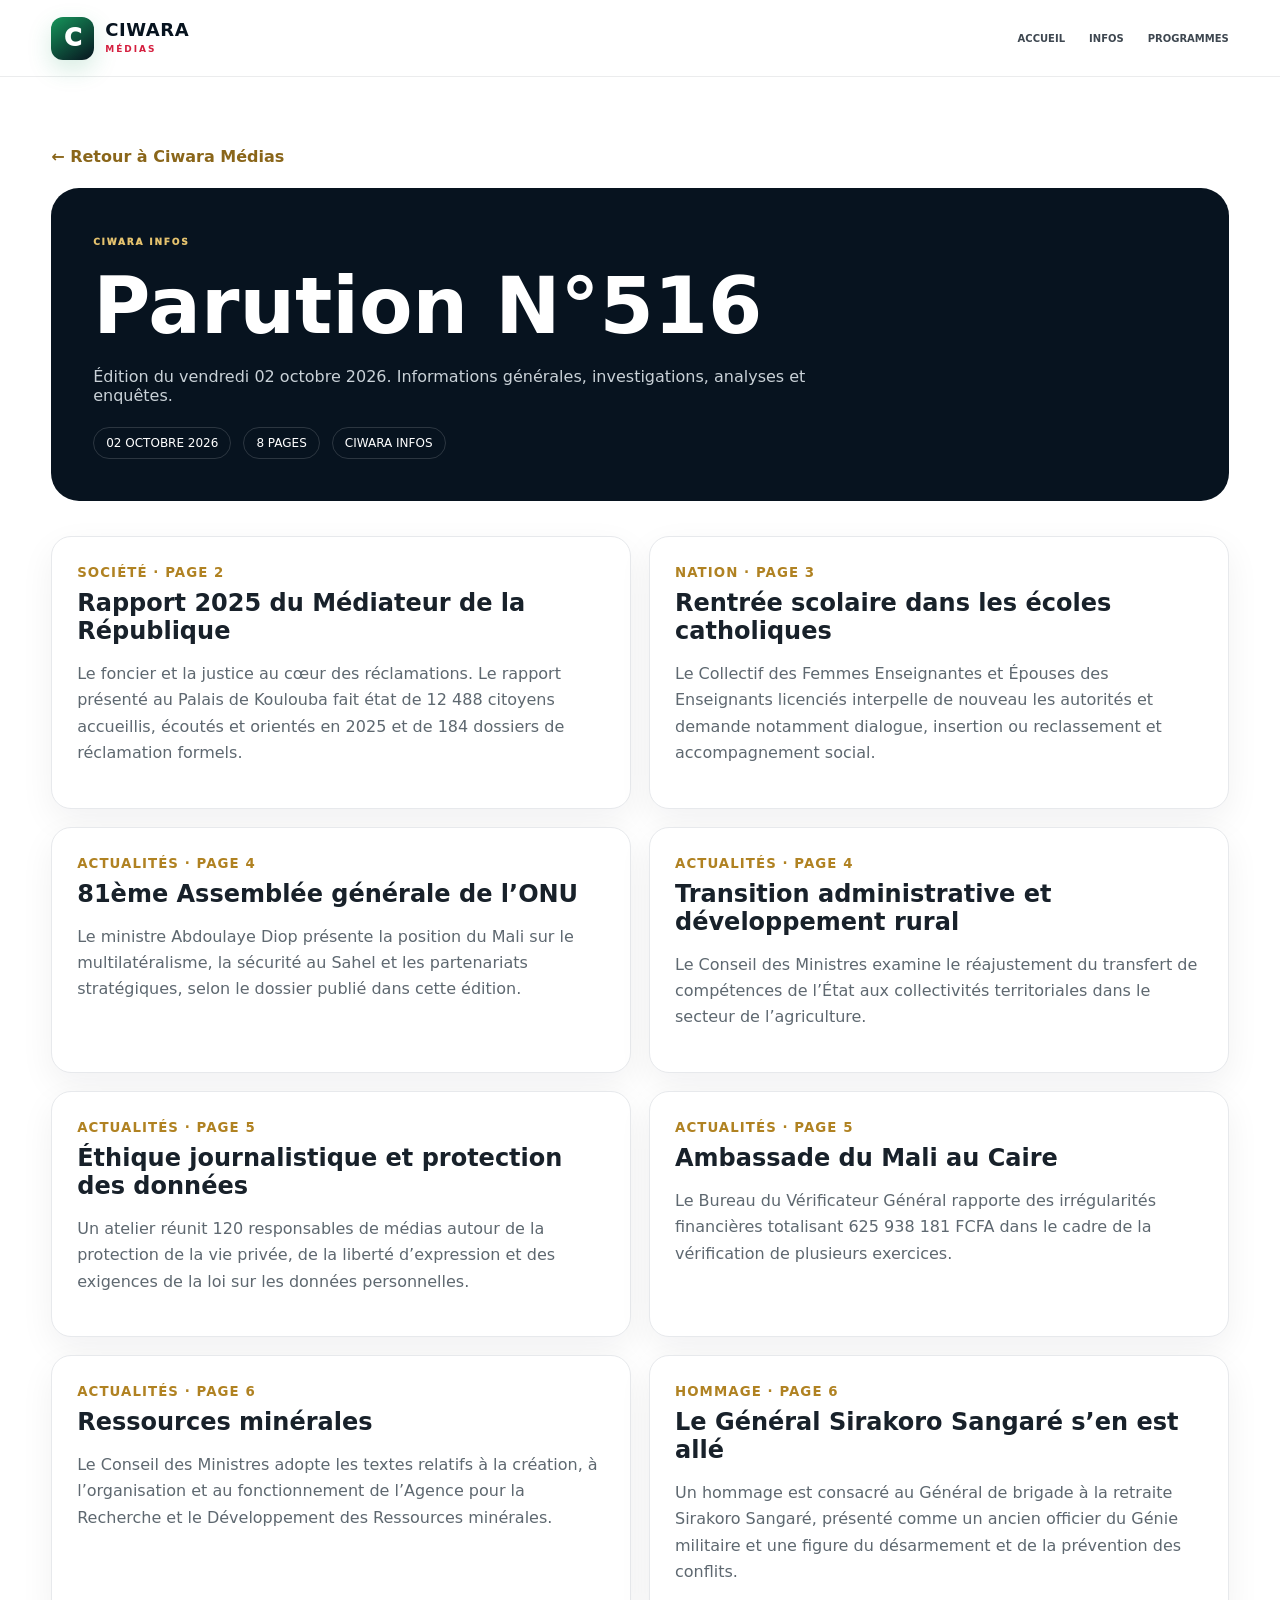
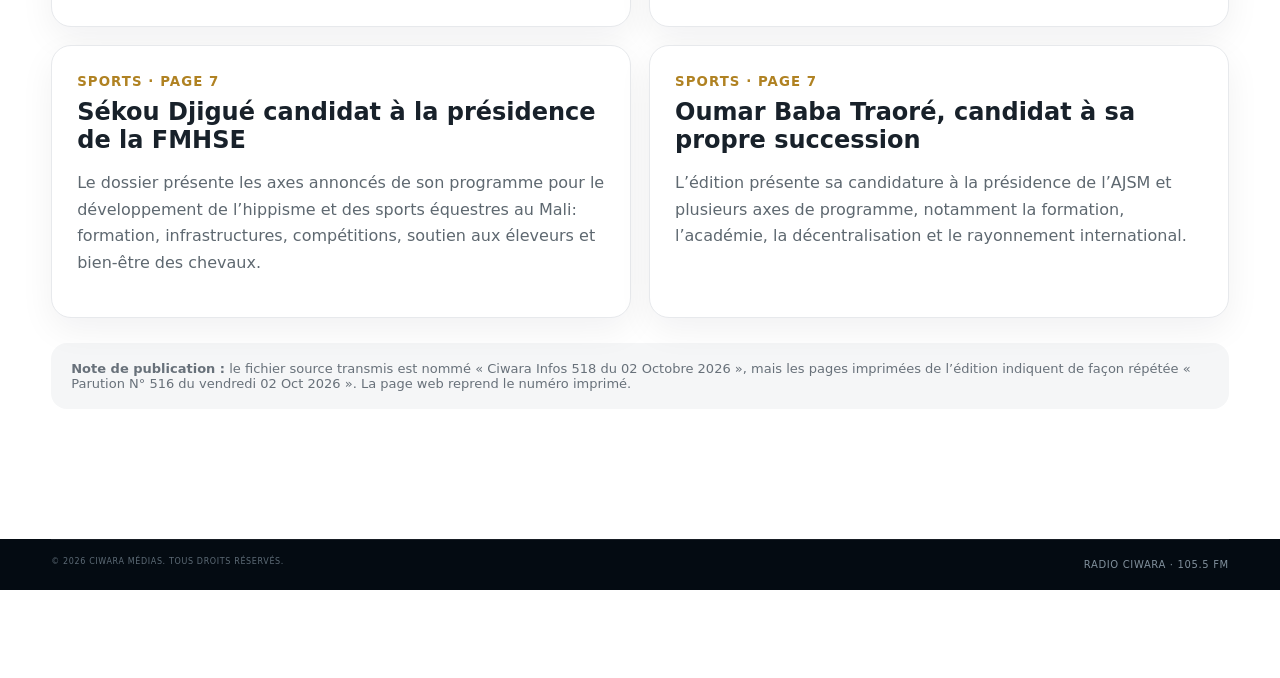
<file: journal.html>
<!doctype html>
<html lang="fr">
<head>
<meta charset="utf-8">
<meta name="viewport" content="width=device-width,initial-scale=1">
<title>Ciwara Infos — N°516 — 02 octobre 2026</title>
<meta name="description" content="Ciwara Infos, parution N°516 du vendredi 02 octobre 2026.">
<link rel="stylesheet" href="css/style.css">
<style>
.journal-page{padding:70px 0 130px}.journal-hero{background:#07131f;color:#fff;border-radius:28px;padding:42px;margin-bottom:35px}.journal-hero .kicker{color:#e4c26e}.journal-hero h1{font-size:clamp(42px,7vw,78px);margin:12px 0}.journal-hero p{color:#c9d1d7;max-width:760px}.issue-meta{display:flex;gap:12px;flex-wrap:wrap;margin-top:22px}.issue-meta span{border:1px solid rgba(255,255,255,.15);padding:8px 12px;border-radius:999px;font-size:12px}.journal-grid{display:grid;grid-template-columns:repeat(2,minmax(0,1fr));gap:18px}.journal-card{background:#fff;border:1px solid #e7e9ec;border-radius:20px;padding:25px;box-shadow:0 12px 35px rgba(7,19,31,.06)}.journal-card small{color:#b08222;font-weight:800;letter-spacing:.08em}.journal-card h2{font-size:24px;margin:8px 0 12px;color:#18212a}.journal-card p{color:#5e6870;line-height:1.65}.journal-card a{display:inline-block;margin-top:12px;color:#8a661a;font-weight:800;text-decoration:none}.journal-note{margin-top:25px;padding:18px 20px;background:#f5f6f7;border-radius:16px;color:#68717a;font-size:13px}.back{display:inline-block;margin-bottom:22px;color:#8a661a;font-weight:800;text-decoration:none}@media(max-width:760px){.journal-grid{grid-template-columns:1fr}.journal-page{padding-top:40px}.journal-hero{padding:28px}}
</style>
</head>
<body>
<header class="site-header"><div class="container nav-wrap"><a class="brand" href="index.html"><span class="brand-mark">C</span><span><b>CIWARA</b><em>MÉDIAS</em></span></a><nav><a href="index.html">Accueil</a><a href="index.html#infos">Infos</a><a href="index.html#programmes">Programmes</a></nav></div></header>
<main class="journal-page"><div class="container">
<a class="back" href="index.html">← Retour à Ciwara Médias</a>
<section class="journal-hero"><span class="kicker">CIWARA INFOS</span><h1>Parution N°516</h1><p>Édition du vendredi 02 octobre 2026. Informations générales, investigations, analyses et enquêtes.</p><div class="issue-meta"><span>02 OCTOBRE 2026</span><span>8 PAGES</span><span>CIWARA INFOS</span></div></section>
<section class="journal-grid">
<article class="journal-card"><small>SOCIÉTÉ · PAGE 2</small><h2>Rapport 2025 du Médiateur de la République</h2><p>Le foncier et la justice au cœur des réclamations. Le rapport présenté au Palais de Koulouba fait état de 12 488 citoyens accueillis, écoutés et orientés en 2025 et de 184 dossiers de réclamation formels.</p></article>
<article class="journal-card"><small>NATION · PAGE 3</small><h2>Rentrée scolaire dans les écoles catholiques</h2><p>Le Collectif des Femmes Enseignantes et Épouses des Enseignants licenciés interpelle de nouveau les autorités et demande notamment dialogue, insertion ou reclassement et accompagnement social.</p></article>
<article class="journal-card"><small>ACTUALITÉS · PAGE 4</small><h2>81ème Assemblée générale de l’ONU</h2><p>Le ministre Abdoulaye Diop présente la position du Mali sur le multilatéralisme, la sécurité au Sahel et les partenariats stratégiques, selon le dossier publié dans cette édition.</p></article>
<article class="journal-card"><small>ACTUALITÉS · PAGE 4</small><h2>Transition administrative et développement rural</h2><p>Le Conseil des Ministres examine le réajustement du transfert de compétences de l’État aux collectivités territoriales dans le secteur de l’agriculture.</p></article>
<article class="journal-card"><small>ACTUALITÉS · PAGE 5</small><h2>Éthique journalistique et protection des données</h2><p>Un atelier réunit 120 responsables de médias autour de la protection de la vie privée, de la liberté d’expression et des exigences de la loi sur les données personnelles.</p></article>
<article class="journal-card"><small>ACTUALITÉS · PAGE 5</small><h2>Ambassade du Mali au Caire</h2><p>Le Bureau du Vérificateur Général rapporte des irrégularités financières totalisant 625 938 181 FCFA dans le cadre de la vérification de plusieurs exercices.</p></article>
<article class="journal-card"><small>ACTUALITÉS · PAGE 6</small><h2>Ressources minérales</h2><p>Le Conseil des Ministres adopte les textes relatifs à la création, à l’organisation et au fonctionnement de l’Agence pour la Recherche et le Développement des Ressources minérales.</p></article>
<article class="journal-card"><small>HOMMAGE · PAGE 6</small><h2>Le Général Sirakoro Sangaré s’en est allé</h2><p>Un hommage est consacré au Général de brigade à la retraite Sirakoro Sangaré, présenté comme un ancien officier du Génie militaire et une figure du désarmement et de la prévention des conflits.</p></article>
<article class="journal-card"><small>SPORTS · PAGE 7</small><h2>Sékou Djigué candidat à la présidence de la FMHSE</h2><p>Le dossier présente les axes annoncés de son programme pour le développement de l’hippisme et des sports équestres au Mali: formation, infrastructures, compétitions, soutien aux éleveurs et bien-être des chevaux.</p></article>
<article class="journal-card"><small>SPORTS · PAGE 7</small><h2>Oumar Baba Traoré, candidat à sa propre succession</h2><p>L’édition présente sa candidature à la présidence de l’AJSM et plusieurs axes de programme, notamment la formation, l’académie, la décentralisation et le rayonnement international.</p></article>
</section>
<div class="journal-note"><strong>Note de publication :</strong> le fichier source transmis est nommé « Ciwara Infos 518 du 02 Octobre 2026 », mais les pages imprimées de l’édition indiquent de façon répétée « Parution N° 516 du vendredi 02 Oct 2026 ». La page web reprend le numéro imprimé.</div>
</div></main>
<footer class="footer"><div class="container footer-bottom"><span>© <span id="year"></span> CIWARA MÉDIAS. Tous droits réservés.</span><a href="index.html">Radio Ciwara · 105.5 FM</a></div></footer>
<script>document.getElementById("year").textContent=new Date().getFullYear();</script>
</body>
</html>
</file>
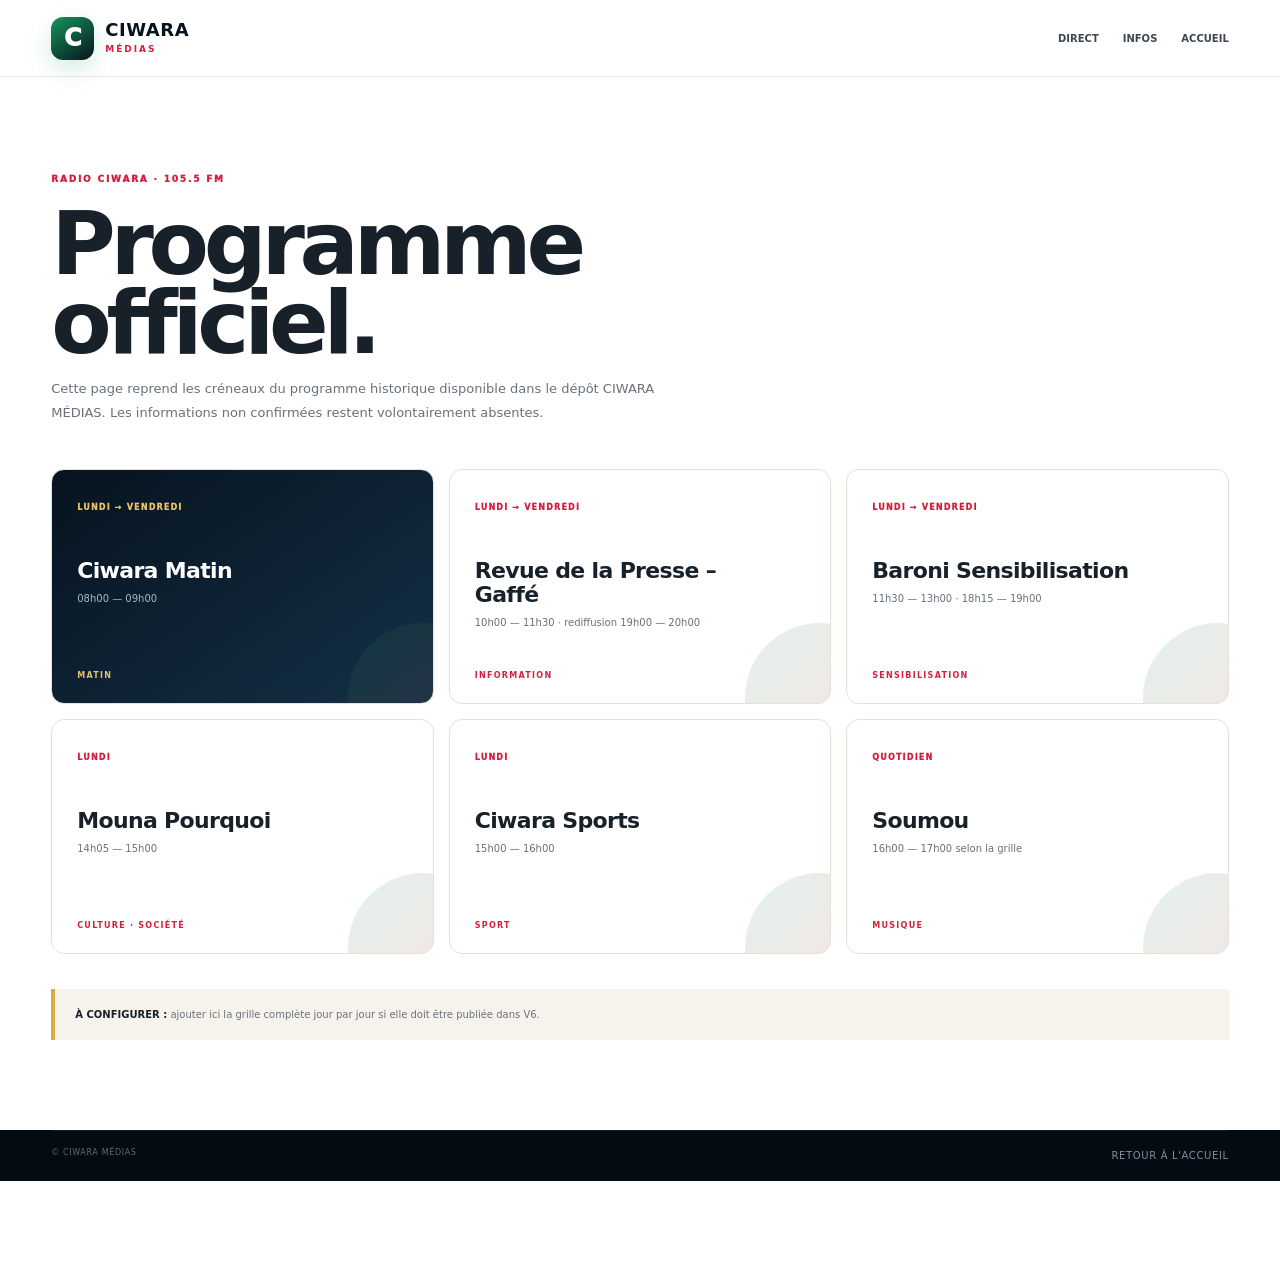
<file: programme.html>
<!doctype html><html lang="fr"><head><meta charset="utf-8"><meta name="viewport" content="width=device-width,initial-scale=1"><meta name="description" content="Grille des programmes de Radio Ciwara 105.5 FM."><meta name="theme-color" content="#07131f"><title>Programmes | CIWARA MÉDIAS</title><link rel="icon" href="assets/icons/favicon.svg" type="image/svg+xml"><link rel="stylesheet" href="css/style.css"></head><body><header class="site-header"><div class="container nav-wrap"><a class="brand" href="index.html"><span class="brand-mark">C</span><span><b>CIWARA</b><em>MÉDIAS</em></span></a><nav style="display:flex;margin-left:auto"><a href="index.html#direct">Direct</a><a href="index.html#infos">Infos</a><a href="index.html#programmes">Accueil</a></nav></div></header><main><section class="section"><div class="container"><span class="kicker">RADIO CIWARA · 105.5 FM</span><h1 style="font-size:clamp(45px,7vw,88px);letter-spacing:-.06em;line-height:.9;margin:18px 0 15px">Programme<br>officiel.</h1><p style="max-width:650px;color:var(--muted);font-size:13px;line-height:1.8">Cette page reprend les créneaux du programme historique disponible dans le dépôt CIWARA MÉDIAS. Les informations non confirmées restent volontairement absentes.</p><div class="program-grid" style="margin-top:45px"><article class="program-card featured"><span>LUNDI → VENDREDI</span><h3>Ciwara Matin</h3><p>08h00 — 09h00</p><b>MATIN</b></article><article class="program-card"><span>LUNDI → VENDREDI</span><h3>Revue de la Presse – Gaffé</h3><p>10h00 — 11h30 · rediffusion 19h00 — 20h00</p><b>INFORMATION</b></article><article class="program-card"><span>LUNDI → VENDREDI</span><h3>Baroni Sensibilisation</h3><p>11h30 — 13h00 · 18h15 — 19h00</p><b>SENSIBILISATION</b></article><article class="program-card"><span>LUNDI</span><h3>Mouna Pourquoi</h3><p>14h05 — 15h00</p><b>CULTURE · SOCIÉTÉ</b></article><article class="program-card"><span>LUNDI</span><h3>Ciwara Sports</h3><p>15h00 — 16h00</p><b>SPORT</b></article><article class="program-card"><span>QUOTIDIEN</span><h3>Soumou</h3><p>16h00 — 17h00 selon la grille</p><b>MUSIQUE</b></article></div><div style="margin-top:35px;padding:20px;border-left:4px solid var(--gold);background:var(--cream);font-size:10px;color:var(--muted)"><b style="color:var(--text)">À CONFIGURER :</b> ajouter ici la grille complète jour par jour si elle doit être publiée dans V6.</div></div></section></main><footer class="footer"><div class="container footer-bottom"><span>© CIWARA MÉDIAS</span><a href="index.html">Retour à l'accueil</a></div></footer><script src="js/app.js" defer></script></body></html>
</file>
<file: css/style.css>
:root{--navy:#07131f;--navy2:#0d2131;--red:#d51f3f;--green:#16965b;--gold:#d9aa45;--cream:#f6f3ed;--white:#fff;--text:#18212a;--muted:#68717a;--line:#e6e1d8;--max:1200px;--shadow:0 24px 70px rgba(7,19,31,.12)}*{box-sizing:border-box}html{scroll-behavior:smooth}body{margin:0;font-family:Inter,ui-sans-serif,system-ui,-apple-system,Segoe UI,sans-serif;color:var(--text);background:var(--white);padding-bottom:88px;-webkit-font-smoothing:antialiased}a,button,input{font:inherit}.container{width:min(var(--max),92%);margin:auto}.skip{position:fixed;left:10px;top:-60px;background:#fff;color:#000;padding:10px;z-index:100}.skip:focus{top:10px}.topline{height:30px;background:#040b12;color:#aeb9c4;font-size:9px;letter-spacing:.16em;text-transform:uppercase}.topline .container{height:100%;display:flex;justify-content:space-between;align-items:center}.site-header{position:sticky;top:0;z-index:50;background:rgba(255,255,255,.92);backdrop-filter:blur(18px);border-bottom:1px solid rgba(7,19,31,.08)}.nav-wrap{min-height:76px;display:flex;align-items:center;gap:28px}.brand{display:flex;align-items:center;gap:11px;text-decoration:none;color:var(--navy);min-width:205px}.brand-mark{width:43px;height:43px;border-radius:12px;display:grid;place-items:center;background:linear-gradient(145deg,var(--green),var(--navy));color:#fff;font-weight:950;font-size:24px;box-shadow:0 9px 24px rgba(22,150,91,.18)}.brand b{display:block;font-size:18px;letter-spacing:.03em;line-height:.9}.brand em{display:block;color:var(--red);font-style:normal;font-size:9px;letter-spacing:.22em;font-weight:900;margin-top:6px}.site-header nav{display:flex;gap:24px;margin-left:auto}.site-header nav a{color:#3e4750;text-decoration:none;text-transform:uppercase;font-size:10px;font-weight:850;position:relative;padding:9px 0}.site-header nav a:after{content:"";position:absolute;left:0;right:100%;bottom:2px;height:2px;background:var(--red);transition:.25s}.site-header nav a:hover:after{right:0}.header-live,.btn-primary{border:0;background:var(--red);color:#fff;border-radius:7px;padding:13px 17px;font-size:9px;font-weight:950;letter-spacing:.05em;cursor:pointer;box-shadow:0 12px 26px rgba(213,31,63,.22);transition:.2s}.header-live:hover,.btn-primary:hover{transform:translateY(-2px);box-shadow:0 16px 30px rgba(213,31,63,.3)}.header-live span,.live-pill i,.now-label i{display:inline-block;width:7px;height:7px;border-radius:50%;background:#fff;margin-right:7px;box-shadow:0 0 0 4px rgba(255,255,255,.1)}.menu-toggle{display:none;border:0;background:transparent;font-size:25px;color:var(--navy)}.hero{position:relative;overflow:hidden;background:radial-gradient(circle at 83% 17%,rgba(217,170,69,.19),transparent 22%),radial-gradient(circle at 15% 80%,rgba(22,150,91,.11),transparent 24%),linear-gradient(120deg,#06121e,#0a1a29 54%,#160e17);color:#fff;min-height:650px}.hero:before{content:"";position:absolute;inset:0;background:linear-gradient(90deg,transparent 0 49.5%,rgba(255,255,255,.035) 49.5% 49.6%,transparent 49.6%)}.hero-glow{position:absolute;width:520px;height:520px;border:1px solid rgba(255,255,255,.06);border-radius:50%;right:-180px;top:-180px;box-shadow:0 0 0 80px rgba(255,255,255,.015),0 0 0 160px rgba(255,255,255,.01)}.hero-grid{position:relative;z-index:2;min-height:650px;display:grid;grid-template-columns:1fr .86fr;align-items:center;gap:50px}.eyebrow,.kicker{font-size:9px;letter-spacing:.2em;font-weight:950}.eyebrow{color:#e7c46e}.eyebrow span{display:inline-block;width:26px;height:2px;background:var(--red);vertical-align:middle;margin-right:9px}.hero h1{font-size:clamp(54px,7vw,94px);line-height:.9;letter-spacing:-.065em;margin:24px 0}.hero h1 strong{color:#fff}.hero-copy>p{max-width:570px;color:#aebac5;font-size:14px;line-height:1.75}.hero-actions{display:flex;align-items:center;gap:13px;margin-top:30px}.btn-primary{padding:16px 20px}.play-symbol{margin-right:7px}.btn-ghost{color:#fff;text-decoration:none;border:1px solid rgba(255,255,255,.18);padding:15px 18px;border-radius:7px;font-size:10px;font-weight:850}.btn-ghost span{margin-left:18px;color:#e4c26e}.hero-facts{display:flex;gap:42px;margin-top:58px;padding-top:20px;border-top:1px solid rgba(255,255,255,.12);max-width:560px}.hero-facts div{display:flex;align-items:baseline;gap:5px}.hero-facts b{font-size:20px}.hero-facts small{font-size:8px;color:#81909d;letter-spacing:.12em}.hero-stage{height:510px;position:relative;display:grid;place-items:center}.stage-card{position:relative;width:min(380px,90%);min-height:430px;border:1px solid rgba(255,255,255,.13);background:linear-gradient(145deg,rgba(255,255,255,.1),rgba(255,255,255,.035));backdrop-filter:blur(18px);border-radius:22px;padding:25px;box-shadow:0 35px 80px rgba(0,0,0,.28);overflow:hidden}.stage-card:after{content:"";position:absolute;inset:auto -20% -40% -20%;height:65%;background:linear-gradient(90deg,rgba(22,150,91,.12),rgba(213,31,63,.16),rgba(217,170,69,.12));transform:rotate(-9deg)}.stage-top{display:flex;justify-content:space-between;color:#aeb9c3;font-size:10px}.live-pill{display:inline-flex;align-items:center;color:#ff8799;font-size:9px;font-weight:950;letter-spacing:.12em}.live-pill i{background:var(--red);margin-right:6px;box-shadow:0 0 0 4px rgba(213,31,63,.13)}.live-pill.dark{color:var(--red)}.station-logo{position:relative;z-index:2;width:170px;height:170px;border-radius:50%;margin:56px auto 24px;display:grid;place-items:center;font-size:92px;font-weight:950;background:radial-gradient(circle at 30% 25%,#fff,#dce5e2 48%,#83918d);color:var(--navy);border:8px solid rgba(255,255,255,.7);box-shadow:0 22px 55px rgba(0,0,0,.25)}.station-logo span{color:var(--red)}.stage-card>p{position:relative;z-index:2;font-size:8px;color:#9aa7b2;letter-spacing:.2em;text-align:center;margin:0}.stage-card h2{position:relative;z-index:2;text-align:center;font-size:25px;margin:8px 0 2px}.stage-card>strong{position:relative;z-index:2;display:block;text-align:center;color:#e4c26e;font-size:11px;letter-spacing:.12em}.stage-status{position:relative;z-index:2;text-align:center;color:#9ba8b2;font-size:9px;margin-top:14px}.equalizer{position:absolute;z-index:3;bottom:95px;left:50%;transform:translateX(-50%);display:flex;align-items:end;gap:4px;height:27px}.equalizer i{width:3px;height:8px;background:#fff;border-radius:4px;opacity:.65}.equalizer i:nth-child(2){height:17px}.equalizer i:nth-child(3){height:11px}.equalizer i:nth-child(4){height:23px}.equalizer i:nth-child(5){height:14px}.equalizer i:nth-child(6){height:21px}.equalizer i:nth-child(7){height:10px}.equalizer i:nth-child(8){height:18px}.equalizer i:nth-child(9){height:7px}.playing .equalizer i{animation:eq .8s ease-in-out infinite alternate}.playing .equalizer i:nth-child(2n){animation-delay:.2s}@keyframes eq{to{transform:scaleY(.35)}}.stage-orbit{position:absolute;border-radius:50%;border:1px solid rgba(255,255,255,.08)}.orbit-a{width:460px;height:460px}.orbit-b{width:560px;height:560px;border-color:rgba(217,170,69,.06)}.malian-stripe{position:absolute;right:-10px;bottom:24px;display:flex;gap:3px;transform:rotate(-10deg)}.malian-stripe i{width:46px;height:5px}.malian-stripe i:nth-child(1){background:var(--green)}.malian-stripe i:nth-child(2){background:var(--gold)}.malian-stripe i:nth-child(3){background:var(--red)}.now-bar{background:var(--red);color:#fff}.now-inner{min-height:68px;display:flex;align-items:center;gap:25px}.now-label{font-size:9px;font-weight:950;letter-spacing:.13em;white-space:nowrap}.now-inner>div{border-left:1px solid rgba(255,255,255,.25);padding-left:25px;display:flex;gap:14px;align-items:baseline}.now-inner b{font-size:12px}.now-inner div span{font-size:9px;color:#ffc3cd}.now-inner>a{margin-left:auto;color:#fff;text-decoration:none;font-size:9px;font-weight:900}.section{padding:90px 0}.section-soft{background:var(--cream)}.section-head{display:flex;align-items:end;justify-content:space-between;margin-bottom:32px}.section-head h2{font-size:clamp(34px,4vw,55px);line-height:.95;letter-spacing:-.055em;margin:9px 0 0}.kicker{color:var(--red)}.section-index{font-size:11px;font-weight:900;color:#aab1b7}.text-link{color:var(--red);text-decoration:none;font-size:9px;font-weight:900;text-transform:uppercase}.player-feature{min-height:210px;background:linear-gradient(110deg,var(--navy),#10283a);color:#fff;border-radius:18px;padding:35px 42px;display:flex;align-items:center;justify-content:space-between;box-shadow:var(--shadow);position:relative;overflow:hidden}.player-feature:after{content:"105.5";position:absolute;right:-20px;bottom:-60px;font-size:190px;font-weight:950;color:rgba(255,255,255,.025)}.player-main{display:flex;align-items:center;gap:27px;position:relative;z-index:2}.player-ring{width:110px;height:110px;border-radius:50%;display:grid;place-items:center;border:1px solid rgba(255,255,255,.2);box-shadow:0 0 0 18px rgba(255,255,255,.025)}.mini-logo{width:75px;height:75px;border-radius:50%;display:grid;place-items:center;background:#fff;color:var(--navy);font-size:38px;font-weight:950}.player-main h3{font-size:25px;margin:9px 0 5px}.player-main p{margin:0;color:#a9b6c0;font-size:11px}.circle-play{position:relative;z-index:2;width:66px;height:66px;border-radius:50%;border:0;background:var(--red);color:#fff;cursor:pointer;font-size:18px;box-shadow:0 14px 30px rgba(213,31,63,.28)}.news-layout{display:grid;grid-template-columns:1fr 1fr;gap:18px}.news-empty{min-height:270px;border:1px dashed #cfc7bc;border-radius:14px;padding:35px;background:#fff;display:flex;flex-direction:column;justify-content:center}.news-empty span{font-size:8px;font-weight:950;color:var(--red);letter-spacing:.18em}.news-empty h3{font-size:30px;margin:10px 0}.news-empty p{color:var(--muted);font-size:11px;line-height:1.6}.news-empty code{font-size:10px}.news-card{background:#fff;border:1px solid var(--line);border-radius:13px;overflow:hidden;transition:.2s}.news-card:hover,.program-card:hover,.team-grid article:hover{transform:translateY(-4px);box-shadow:var(--shadow)}.news-card img{width:100%;height:190px;object-fit:cover}.news-card div{padding:18px}.news-card small{color:var(--red);font-weight:900;font-size:8px}.news-card h3{font-size:18px;margin:7px 0}.news-card p{font-size:10px;color:var(--muted)}.program-grid{display:grid;grid-template-columns:repeat(3,1fr);gap:15px}.program-card{position:relative;min-height:235px;padding:25px;background:#fff;border:1px solid var(--line);border-radius:13px;overflow:hidden;transition:.2s}.program-card:after{content:"";position:absolute;width:150px;height:150px;border-radius:50%;right:-65px;bottom:-70px;background:linear-gradient(135deg,rgba(22,150,91,.12),rgba(213,31,63,.14))}.program-card.featured{background:linear-gradient(145deg,var(--navy),#143047);color:#fff}.program-card>span{font-size:8px;font-weight:950;color:var(--red);letter-spacing:.15em}.program-card.featured>span{color:#e6c26c}.program-number{position:absolute;right:22px;top:19px;font-size:38px;font-weight:950;color:#e8e4de}.featured .program-number{color:rgba(255,255,255,.12)}.program-card h3{font-size:22px;line-height:1.08;margin:45px 0 9px;max-width:280px;letter-spacing:-.03em}.program-card p{font-size:10px;color:var(--muted)}.featured p{color:#a8b7c1}.program-card b{position:absolute;bottom:23px;left:25px;font-size:8px;letter-spacing:.16em;color:var(--red)}.featured b{color:#e4c26e}.dark-section{background:var(--navy);color:#fff}.section-head.light h2{color:#fff}.section-head.light .section-index{color:#71808d}.podcast-grid{display:grid;grid-template-columns:repeat(3,1fr);gap:13px}.podcast-grid article{min-height:145px;padding:20px;border:1px solid rgba(255,255,255,.1);border-radius:12px;background:rgba(255,255,255,.045);display:grid;grid-template-columns:35px 1fr 40px;gap:13px;align-items:center}.podcast-grid article>span{font-weight:950;color:#637482}.podcast-grid small{color:#e5c16c;font-size:8px;font-weight:900}.podcast-grid h3{font-size:16px;margin:6px 0}.podcast-grid p{color:#8797a3;font-size:10px;line-height:1.5}.podcast-grid button,.podcast-grid a{width:40px;height:40px;border-radius:50%;display:grid;place-items:center;background:var(--red);border:0;color:#fff;text-decoration:none;cursor:pointer}.team-grid{display:grid;grid-template-columns:repeat(3,1fr);gap:15px}.team-grid article{border:1px solid var(--line);border-radius:13px;padding:25px;background:#fff;transition:.2s}.avatar-placeholder{height:145px;border-radius:10px;background:linear-gradient(145deg,var(--navy),#25445c);display:grid;place-items:center;color:rgba(255,255,255,.7);font-size:38px;font-weight:950;margin-bottom:18px}.team-grid article>span{font-size:8px;font-weight:950;color:var(--red);letter-spacing:.14em}.team-grid h3{font-size:20px;margin:8px 0}.team-grid p{font-size:10px;line-height:1.6;color:var(--muted)}.cta-section{padding:65px 0;background:linear-gradient(110deg,var(--red),#a81230)}.cta-inner{display:flex;align-items:center;justify-content:space-between;gap:30px;color:#fff}.cta-inner .kicker{color:#ffd7a0}.cta-inner h2{font-size:36px;letter-spacing:-.04em;margin:9px 0}.cta-inner p{margin:0;color:#ffd2d8;font-size:11px}.cta-inner .btn-primary{background:#fff;color:var(--red);box-shadow:none}.contact-section{background:#f1eee9}.contact-grid{display:grid;grid-template-columns:1fr 1fr;gap:80px}.contact-grid h2{font-size:50px;line-height:.95;letter-spacing:-.05em;margin:10px 0 17px}.contact-grid>div>p{max-width:480px;color:var(--muted);font-size:12px;line-height:1.8}.contact-cards{display:grid;gap:10px}.contact-cards>div{background:#fff;border:1px solid var(--line);border-left:4px solid var(--red);padding:17px 20px;display:flex;flex-direction:column;gap:5px}.contact-cards span{font-size:8px;font-weight:950;letter-spacing:.14em;color:var(--red)}.contact-cards b,.contact-cards a{font-size:13px;color:var(--text);text-decoration:none}.contact-cards small{font-size:9px;color:#8a9096}.footer{background:#040b12;color:#fff}.footer-top{padding:58px 0 45px;display:grid;grid-template-columns:1.3fr 1fr .7fr 1fr;gap:35px}.footer .brand{color:#fff}.footer strong{display:block;font-size:9px;letter-spacing:.15em;color:#e5c16c;margin-bottom:12px}.footer p,.footer a,.footer small{display:block;color:#81909c;font-size:10px;line-height:1.6;text-decoration:none}.footer-bottom{padding:17px 0;border-top:1px solid rgba(255,255,255,.08);display:flex;justify-content:space-between;color:#5d6b76;font-size:8px;letter-spacing:.08em;text-transform:uppercase}.bottom-player{position:fixed;left:0;right:0;bottom:0;height:78px;background:rgba(4,11,18,.97);color:#fff;z-index:80;display:flex;align-items:center;gap:18px;padding:0 max(4%,calc((100% - var(--max))/2));border-top:1px solid rgba(255,255,255,.1);box-shadow:0 -15px 45px rgba(0,0,0,.2)}.player-brand{display:flex;align-items:center;gap:10px;min-width:170px}.player-brand b{display:block;font-size:10px}.player-brand small{display:block;color:#81909c;font-size:8px;margin-top:4px}.pulse{width:8px;height:8px;border-radius:50%;background:var(--red);box-shadow:0 0 0 5px rgba(213,31,63,.12)}.bottom-player>button{border:0;color:#fff;cursor:pointer}.bottom-player>#bottomPlay{width:43px;height:43px;border-radius:50%;background:var(--red);font-size:14px}.player-track{display:flex;flex-direction:column;gap:4px;min-width:150px}.player-track b{font-size:10px}.player-track span{font-size:7px;letter-spacing:.13em;color:#788895}.bottom-player #mute,.bottom-player #share{background:transparent;font-size:15px}.bottom-player #volume{width:110px;accent-color:var(--red)}@media(max-width:900px){.site-header nav{display:none}.site-header nav.open{position:absolute;top:76px;left:0;right:0;display:flex;flex-direction:column;gap:0;background:#fff;padding:15px 4%;border-bottom:1px solid var(--line)}.site-header nav.open a{padding:12px 0}.menu-toggle{display:block;margin-left:auto}.header-live{display:none}.hero-grid{grid-template-columns:1fr;gap:0;padding-top:60px;padding-bottom:60px}.hero{min-height:auto}.hero-stage{height:500px}.program-grid,.team-grid{grid-template-columns:repeat(2,1fr)}.footer-top{grid-template-columns:1fr 1fr}.contact-grid{gap:35px}.bottom-player{gap:10px}.player-track{display:none}}@media(max-width:620px){.topline .container span:nth-child(2){display:none}.topline{font-size:7px}.brand{min-width:0}.hero h1{font-size:58px}.hero-actions{flex-direction:column;align-items:stretch}.hero-actions .btn-ghost{text-align:center}.hero-facts{gap:20px}.hero-stage{height:420px}.stage-card{min-height:365px}.station-logo{width:135px;height:135px;margin-top:35px}.orbit-b{width:430px;height:430px}.now-inner{gap:12px}.now-inner>div{padding-left:12px}.now-inner div span{display:none}.section{padding:65px 0}.section-head{align-items:flex-start;gap:15px}.section-head h2{font-size:37px}.player-feature{padding:25px;gap:15px}.player-main{gap:15px}.player-ring{width:75px;height:75px}.mini-logo{width:55px;height:55px}.player-main h3{font-size:18px}.player-main p{font-size:9px}.circle-play{width:54px;height:54px}.news-layout,.program-grid,.team-grid,.podcast-grid,.contact-grid{grid-template-columns:1fr}.cta-inner{align-items:flex-start;flex-direction:column}.cta-inner h2{font-size:32px}.footer-top{grid-template-columns:1fr}.footer-bottom{flex-direction:column;gap:7px}.bottom-player{height:70px;padding:0 12px;gap:8px}.player-brand{min-width:auto;flex:1}.bottom-player #volume{width:70px}.bottom-player #share{display:none}}
@media(prefers-reduced-motion:reduce){html{scroll-behavior:auto}*,*:before,*:after{animation:none!important;transition:none!important}}
</file>
